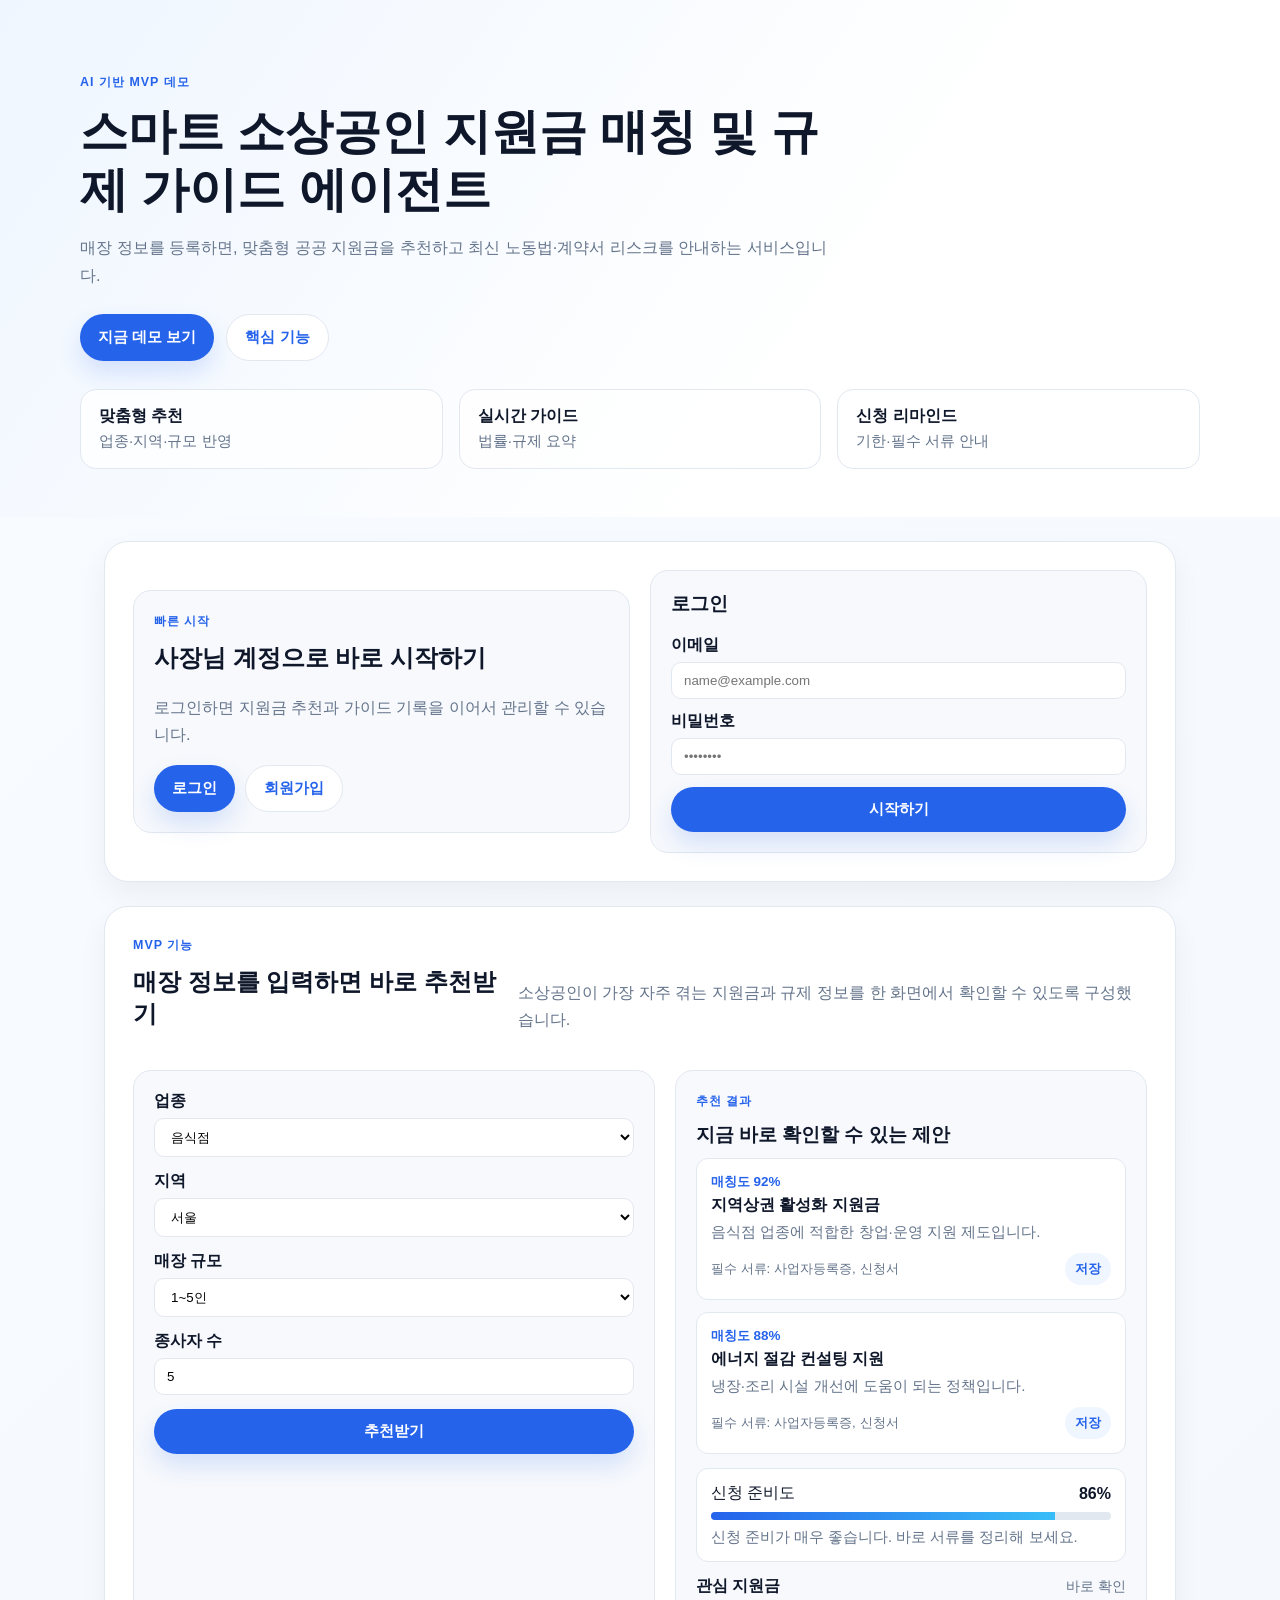
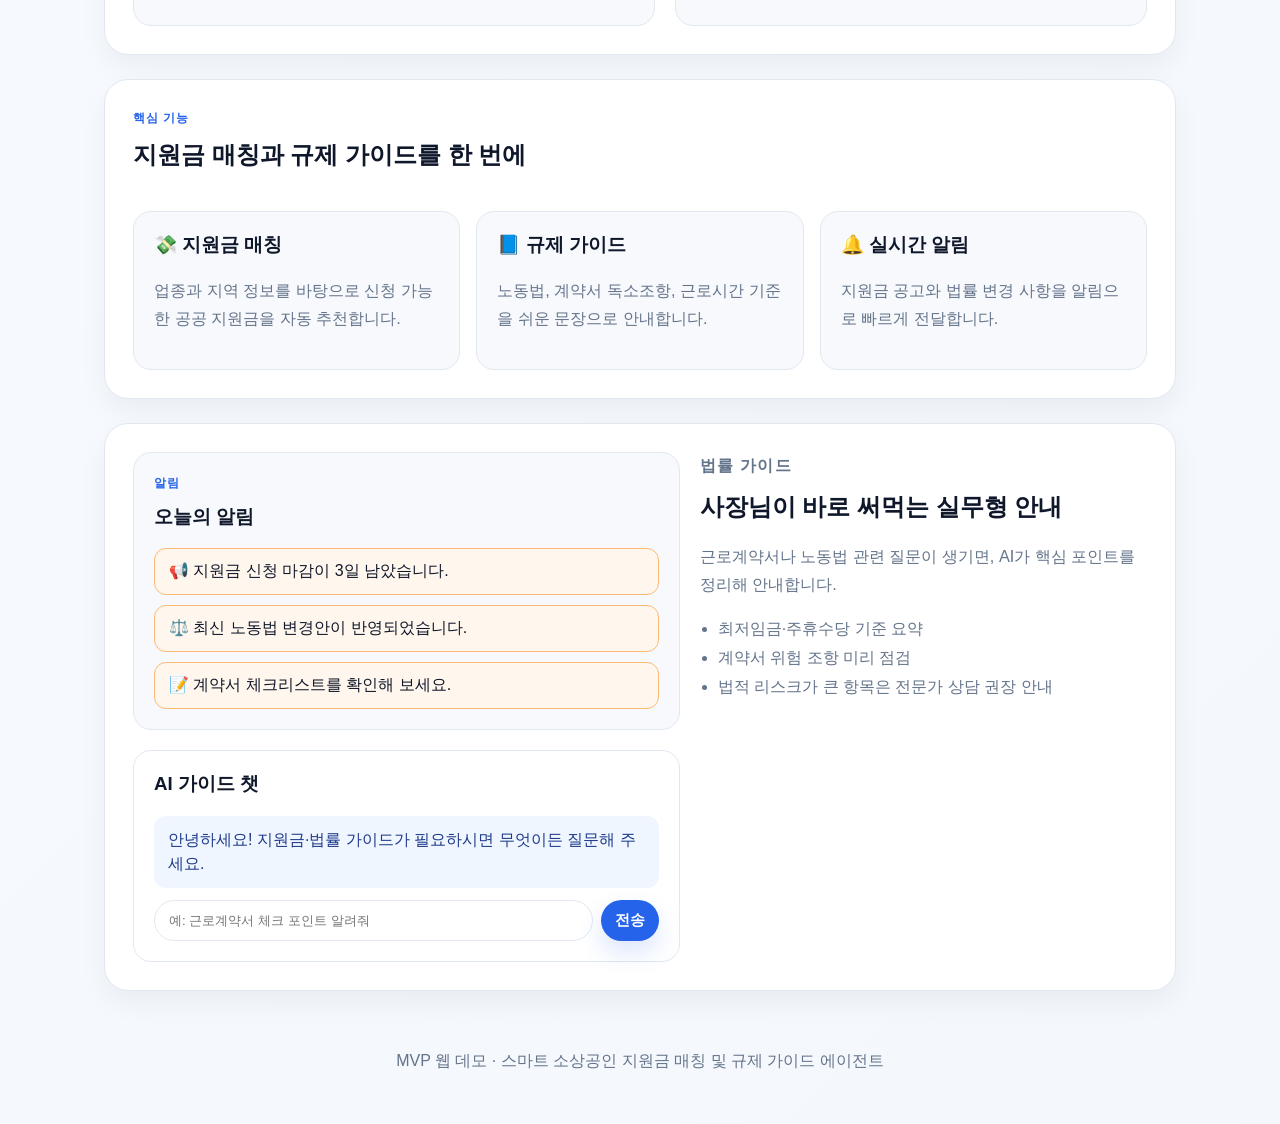
<file: index.html>
<!DOCTYPE html>
<html lang="ko">
<head>
    <meta charset="UTF-8">
    <meta name="viewport" content="width=device-width, initial-scale=1.0">
    <title>스마트 소상공인 지원금 매칭 MVP</title>
    <link rel="stylesheet" href="style.css">
</head>
<body>
    <header class="hero">
        <div class="hero-content">
            <p class="eyebrow">AI 기반 MVP 데모</p>
            <h1>스마트 소상공인 지원금 매칭 및 규제 가이드 에이전트</h1>
            <p class="hero-text">매장 정보를 등록하면, 맞춤형 공공 지원금을 추천하고 최신 노동법·계약서 리스크를 안내하는 서비스입니다.</p>
            <div class="hero-actions">
                <button class="btn btn-primary" id="scroll-demo">지금 데모 보기</button>
                <a class="btn btn-secondary" href="#features">핵심 기능</a>
            </div>
            <ul class="hero-stats">
                <li><strong>맞춤형 추천</strong><span>업종·지역·규모 반영</span></li>
                <li><strong>실시간 가이드</strong><span>법률·규제 요약</span></li>
                <li><strong>신청 리마인드</strong><span>기한·필수 서류 안내</span></li>
            </ul>
        </div>
    </header>

    <main>
        <section class="panel auth-panel">
            <div class="auth-card">
                <p class="section-label">빠른 시작</p>
                <h2>사장님 계정으로 바로 시작하기</h2>
                <p class="panel-copy">로그인하면 지원금 추천과 가이드 기록을 이어서 관리할 수 있습니다.</p>
                <div class="auth-actions">
                    <button class="btn btn-primary" id="show-login">로그인</button>
                    <button class="btn btn-secondary" id="show-signup">회원가입</button>
                </div>
            </div>
            <div class="auth-card auth-form-card" id="auth-card">
                <h3 id="auth-title">로그인</h3>
                <form id="auth-form">
                    <label>이메일
                        <input type="email" placeholder="name@example.com" required>
                    </label>
                    <label>비밀번호
                        <input type="password" placeholder="••••••••" required>
                    </label>
                    <button class="btn btn-primary full" type="submit">시작하기</button>
                </form>
            </div>
        </section>

        <section class="panel" id="demo">
            <div class="panel-heading">
                <div>
                    <p class="section-label">MVP 기능</p>
                    <h2>매장 정보를 입력하면 바로 추천받기</h2>
                </div>
                <p class="panel-copy">소상공인이 가장 자주 겪는 지원금과 규제 정보를 한 화면에서 확인할 수 있도록 구성했습니다.</p>
            </div>

            <div class="demo-grid">
                <form id="mvp-form" class="card form-card">
                    <label>
                        업종
                        <select id="industry">
                            <option value="restaurant">음식점</option>
                            <option value="beauty">미용실</option>
                            <option value="cafe">카페</option>
                            <option value="retail">소매점</option>
                        </select>
                    </label>
                    <label>
                        지역
                        <select id="region">
                            <option value="seoul">서울</option>
                            <option value="busan">부산</option>
                            <option value="daegu">대구</option>
                            <option value="incheon">인천</option>
                        </select>
                    </label>
                    <label>
                        매장 규모
                        <select id="size">
                            <option value="small">1~5인</option>
                            <option value="medium">6~10인</option>
                            <option value="large">11인 이상</option>
                        </select>
                    </label>
                    <label>
                        종사자 수
                        <input id="employees" type="number" min="1" max="50" value="5">
                    </label>
                    <button type="submit" class="btn btn-primary full">추천받기</button>
                </form>

                <div class="card result-card">
                    <div class="result-header">
                        <p class="section-label">추천 결과</p>
                        <h3>지금 바로 확인할 수 있는 제안</h3>
                    </div>
                    <div id="recommendation-list" class="recommendation-list"></div>
                    <div class="summary-panel">
                        <div class="summary-row">
                            <span>신청 준비도</span>
                            <strong id="readiness-score">0%</strong>
                        </div>
                        <div class="progress-bar">
                            <div id="readiness-fill"></div>
                        </div>
                        <p id="readiness-text" class="summary-text"></p>
                    </div>
                    <div class="saved-panel">
                        <div class="saved-header">
                            <h4>관심 지원금</h4>
                            <span>바로 확인</span>
                        </div>
                        <div id="saved-list" class="saved-list"></div>
                    </div>
                </div>
            </div>
        </section>

        <section class="panel" id="features">
            <div class="panel-heading">
                <div>
                    <p class="section-label">핵심 기능</p>
                    <h2>지원금 매칭과 규제 가이드를 한 번에</h2>
                </div>
            </div>
            <div class="feature-grid">
                <article class="card feature-card">
                    <h3>💸 지원금 매칭</h3>
                    <p>업종과 지역 정보를 바탕으로 신청 가능한 공공 지원금을 자동 추천합니다.</p>
                </article>
                <article class="card feature-card">
                    <h3>📘 규제 가이드</h3>
                    <p>노동법, 계약서 독소조항, 근로시간 기준을 쉬운 문장으로 안내합니다.</p>
                </article>
                <article class="card feature-card">
                    <h3>🔔 실시간 알림</h3>
                    <p>지원금 공고와 법률 변경 사항을 알림으로 빠르게 전달합니다.</p>
                </article>
            </div>
        </section>

        <section class="panel guide-panel">
            <div class="card">
                <p class="section-label">알림</p>
                <h3>오늘의 알림</h3>
                <div class="notification-list">
                    <div class="notification-item">📢 지원금 신청 마감이 3일 남았습니다.</div>
                    <div class="notification-item">⚖️ 최신 노동법 변경안이 반영되었습니다.</div>
                    <div class="notification-item">📝 계약서 체크리스트를 확인해 보세요.</div>
                </div>
            </div>
            <div class="guide-copy">
                <p class="section-label">법률 가이드</p>
                <h2>사장님이 바로 써먹는 실무형 안내</h2>
                <p>근로계약서나 노동법 관련 질문이 생기면, AI가 핵심 포인트를 정리해 안내합니다.</p>
                <ul class="check-list">
                    <li>최저임금·주휴수당 기준 요약</li>
                    <li>계약서 위험 조항 미리 점검</li>
                    <li>법적 리스크가 큰 항목은 전문가 상담 권장 안내</li>
                </ul>
            </div>

            <div class="card chat-card">
                <h3>AI 가이드 챗</h3>
                <div id="chat-messages" class="chat-messages">
                    <div class="chat-item bot">안녕하세요! 지원금·법률 가이드가 필요하시면 무엇이든 질문해 주세요.</div>
                </div>
                <form id="chat-form" class="chat-form">
                    <input id="chat-input" type="text" placeholder="예: 근로계약서 체크 포인트 알려줘" autocomplete="off">
                    <button type="submit" class="btn btn-primary">전송</button>
                </form>
            </div>
        </section>
    </main>

    <footer>
        <p>MVP 웹 데모 · 스마트 소상공인 지원금 매칭 및 규제 가이드 에이전트</p>
    </footer>

    <script src="script.js"></script>
</body>
</html>
</file>
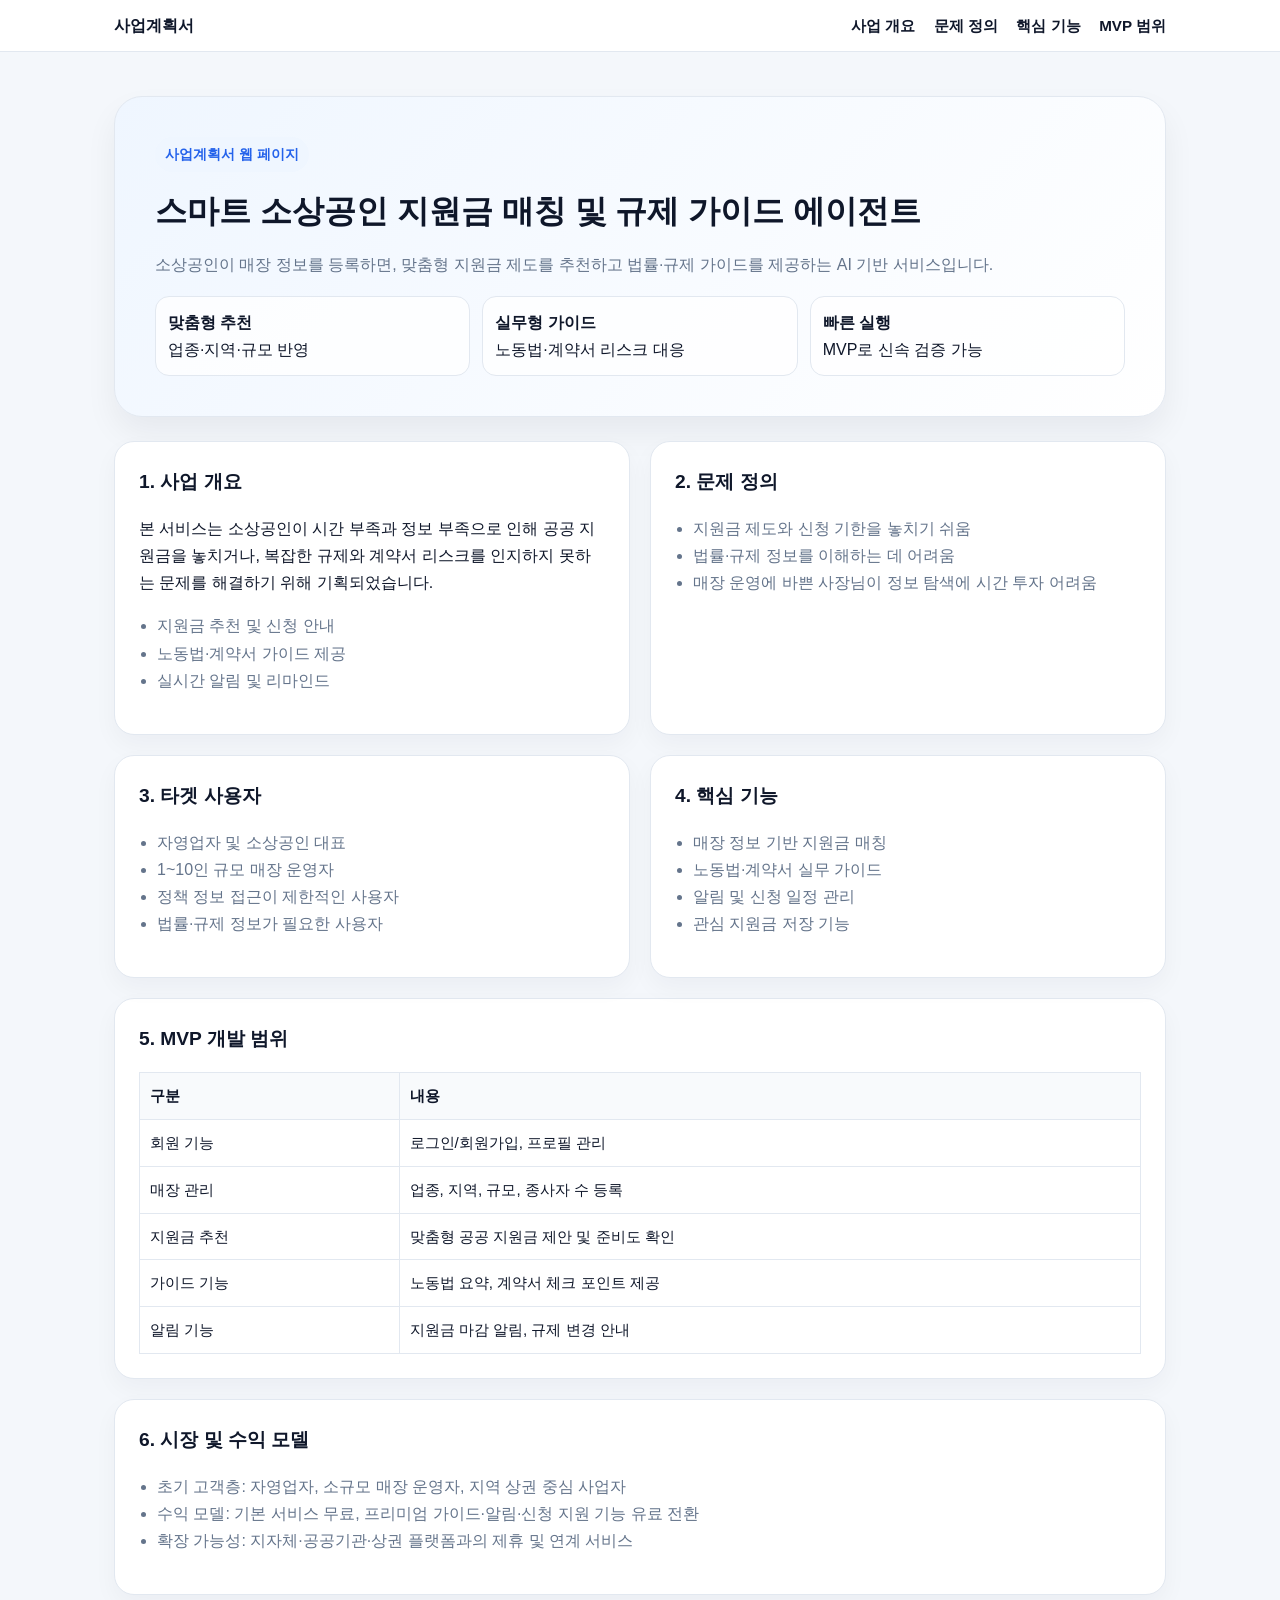
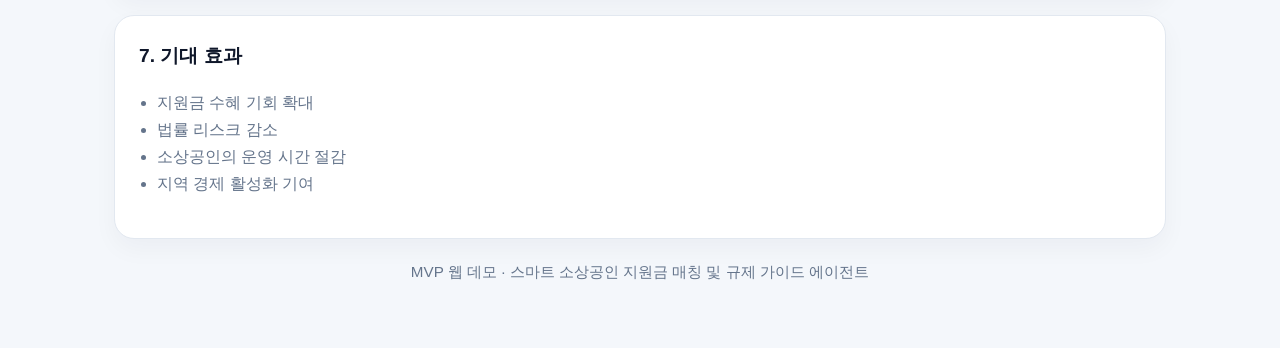
<file: business_plan_site.html>
<!DOCTYPE html>
<html lang="ko">
<head>
  <meta charset="UTF-8" />
  <meta name="viewport" content="width=device-width, initial-scale=1.0" />
  <title>사업계획서 - 스마트 소상공인 지원금 매칭 및 규제 가이드 에이전트</title>
  <style>
    :root {
      --bg: #f4f7fb;
      --surface: #ffffff;
      --accent: #2563eb;
      --accent-soft: #eff6ff;
      --text: #0f172a;
      --muted: #64748b;
      --border: #e2e8f0;
    }
    * { box-sizing: border-box; }
    html { scroll-behavior: smooth; }
    body {
      margin: 0;
      font-family: 'Malgun Gothic', 'Apple SD Gothic Neo', sans-serif;
      background: var(--bg);
      color: var(--text);
      line-height: 1.7;
    }
    .container {
      max-width: 1100px;
      margin: 0 auto;
      padding: 24px;
    }
    .topbar {
      position: sticky;
      top: 0;
      z-index: 10;
      background: rgba(255,255,255,0.95);
      backdrop-filter: blur(8px);
      border-bottom: 1px solid var(--border);
      margin-bottom: 20px;
    }
    .topbar-inner {
      max-width: 1100px;
      margin: 0 auto;
      padding: 12px 24px;
      display: flex;
      justify-content: space-between;
      align-items: center;
      gap: 12px;
      flex-wrap: wrap;
    }
    .topbar a {
      color: var(--text);
      text-decoration: none;
      margin-left: 14px;
      font-weight: 600;
      font-size: 0.95rem;
    }
    .hero {
      background: linear-gradient(135deg, var(--accent-soft), #ffffff);
      border: 1px solid var(--border);
      border-radius: 28px;
      padding: 40px;
      margin-bottom: 24px;
      box-shadow: 0 16px 32px rgba(15,23,42,0.06);
    }
    .hero h1 { font-size: 2rem; margin: 0 0 12px; }
    .hero p { color: var(--muted); margin: 0; }
    .hero-stats {
      display: grid;
      grid-template-columns: repeat(3, 1fr);
      gap: 12px;
      margin-top: 18px;
    }
    .hero-stats div {
      background: rgba(255,255,255,0.8);
      border: 1px solid var(--border);
      border-radius: 14px;
      padding: 12px;
    }
    .grid { display: grid; grid-template-columns: 1fr 1fr; gap: 20px; }
    .card {
      background: var(--surface);
      border: 1px solid var(--border);
      border-radius: 20px;
      padding: 24px;
      box-shadow: 0 10px 24px rgba(15,23,42,0.04);
    }
    .card h2 { margin-top: 0; font-size: 1.2rem; }
    .card ul { padding-left: 18px; color: var(--muted); }
    .pill {
      display: inline-block;
      background: var(--accent-soft);
      color: var(--accent);
      padding: 6px 10px;
      border-radius: 999px;
      font-size: 0.85rem;
      font-weight: 700;
      margin-bottom: 12px;
    }
    table {
      width: 100%;
      border-collapse: collapse;
      margin-top: 10px;
      font-size: 0.95rem;
    }
    th, td {
      border: 1px solid var(--border);
      padding: 10px;
      text-align: left;
      vertical-align: top;
    }
    th { background: #f8fafc; }
    .footer {
      text-align: center;
      color: var(--muted);
      padding: 20px 0 40px;
      font-size: 0.95rem;
    }
    @media (max-width: 800px) {
      .grid { grid-template-columns: 1fr; }
      .hero { padding: 24px; }
      .hero-stats { grid-template-columns: 1fr; }
    }
  </style>
</head>
<body>
  <div class="topbar">
    <div class="topbar-inner">
      <strong>사업계획서</strong>
      <nav>
        <a href="#overview">사업 개요</a>
        <a href="#problem">문제 정의</a>
        <a href="#features">핵심 기능</a>
        <a href="#mvp">MVP 범위</a>
      </nav>
    </div>
  </div>

  <div class="container">
    <section class="hero">
      <div class="pill">사업계획서 웹 페이지</div>
      <h1>스마트 소상공인 지원금 매칭 및 규제 가이드 에이전트</h1>
      <p>소상공인이 매장 정보를 등록하면, 맞춤형 지원금 제도를 추천하고 법률·규제 가이드를 제공하는 AI 기반 서비스입니다.</p>
      <div class="hero-stats">
        <div><strong>맞춤형 추천</strong><br/>업종·지역·규모 반영</div>
        <div><strong>실무형 가이드</strong><br/>노동법·계약서 리스크 대응</div>
        <div><strong>빠른 실행</strong><br/>MVP로 신속 검증 가능</div>
      </div>
    </section>

    <div class="grid">
      <section class="card" id="overview">
        <h2>1. 사업 개요</h2>
        <p>본 서비스는 소상공인이 시간 부족과 정보 부족으로 인해 공공 지원금을 놓치거나, 복잡한 규제와 계약서 리스크를 인지하지 못하는 문제를 해결하기 위해 기획되었습니다.</p>
        <ul>
          <li>지원금 추천 및 신청 안내</li>
          <li>노동법·계약서 가이드 제공</li>
          <li>실시간 알림 및 리마인드</li>
        </ul>
      </section>

      <section class="card" id="problem">
        <h2>2. 문제 정의</h2>
        <ul>
          <li>지원금 제도와 신청 기한을 놓치기 쉬움</li>
          <li>법률·규제 정보를 이해하는 데 어려움</li>
          <li>매장 운영에 바쁜 사장님이 정보 탐색에 시간 투자 어려움</li>
        </ul>
      </section>

      <section class="card">
        <h2>3. 타겟 사용자</h2>
        <ul>
          <li>자영업자 및 소상공인 대표</li>
          <li>1~10인 규모 매장 운영자</li>
          <li>정책 정보 접근이 제한적인 사용자</li>
          <li>법률·규제 정보가 필요한 사용자</li>
        </ul>
      </section>

      <section class="card" id="features">
        <h2>4. 핵심 기능</h2>
        <ul>
          <li>매장 정보 기반 지원금 매칭</li>
          <li>노동법·계약서 실무 가이드</li>
          <li>알림 및 신청 일정 관리</li>
          <li>관심 지원금 저장 기능</li>
        </ul>
      </section>
    </div>

    <section class="card" id="mvp" style="margin-top: 20px;">
      <h2>5. MVP 개발 범위</h2>
      <table>
        <thead>
          <tr>
            <th>구분</th>
            <th>내용</th>
          </tr>
        </thead>
        <tbody>
          <tr>
            <td>회원 기능</td>
            <td>로그인/회원가입, 프로필 관리</td>
          </tr>
          <tr>
            <td>매장 관리</td>
            <td>업종, 지역, 규모, 종사자 수 등록</td>
          </tr>
          <tr>
            <td>지원금 추천</td>
            <td>맞춤형 공공 지원금 제안 및 준비도 확인</td>
          </tr>
          <tr>
            <td>가이드 기능</td>
            <td>노동법 요약, 계약서 체크 포인트 제공</td>
          </tr>
          <tr>
            <td>알림 기능</td>
            <td>지원금 마감 알림, 규제 변경 안내</td>
          </tr>
        </tbody>
      </table>
    </section>

    <section class="card" style="margin-top: 20px;">
      <h2>6. 시장 및 수익 모델</h2>
      <ul>
        <li>초기 고객층: 자영업자, 소규모 매장 운영자, 지역 상권 중심 사업자</li>
        <li>수익 모델: 기본 서비스 무료, 프리미엄 가이드·알림·신청 지원 기능 유료 전환</li>
        <li>확장 가능성: 지자체·공공기관·상권 플랫폼과의 제휴 및 연계 서비스</li>
      </ul>
    </section>

    <section class="card" style="margin-top: 20px;">
      <h2>7. 기대 효과</h2>
      <ul>
        <li>지원금 수혜 기회 확대</li>
        <li>법률 리스크 감소</li>
        <li>소상공인의 운영 시간 절감</li>
        <li>지역 경제 활성화 기여</li>
      </ul>
    </section>

    <div class="footer">
      MVP 웹 데모 · 스마트 소상공인 지원금 매칭 및 규제 가이드 에이전트
    </div>
  </div>
</body>
</html>
</file>
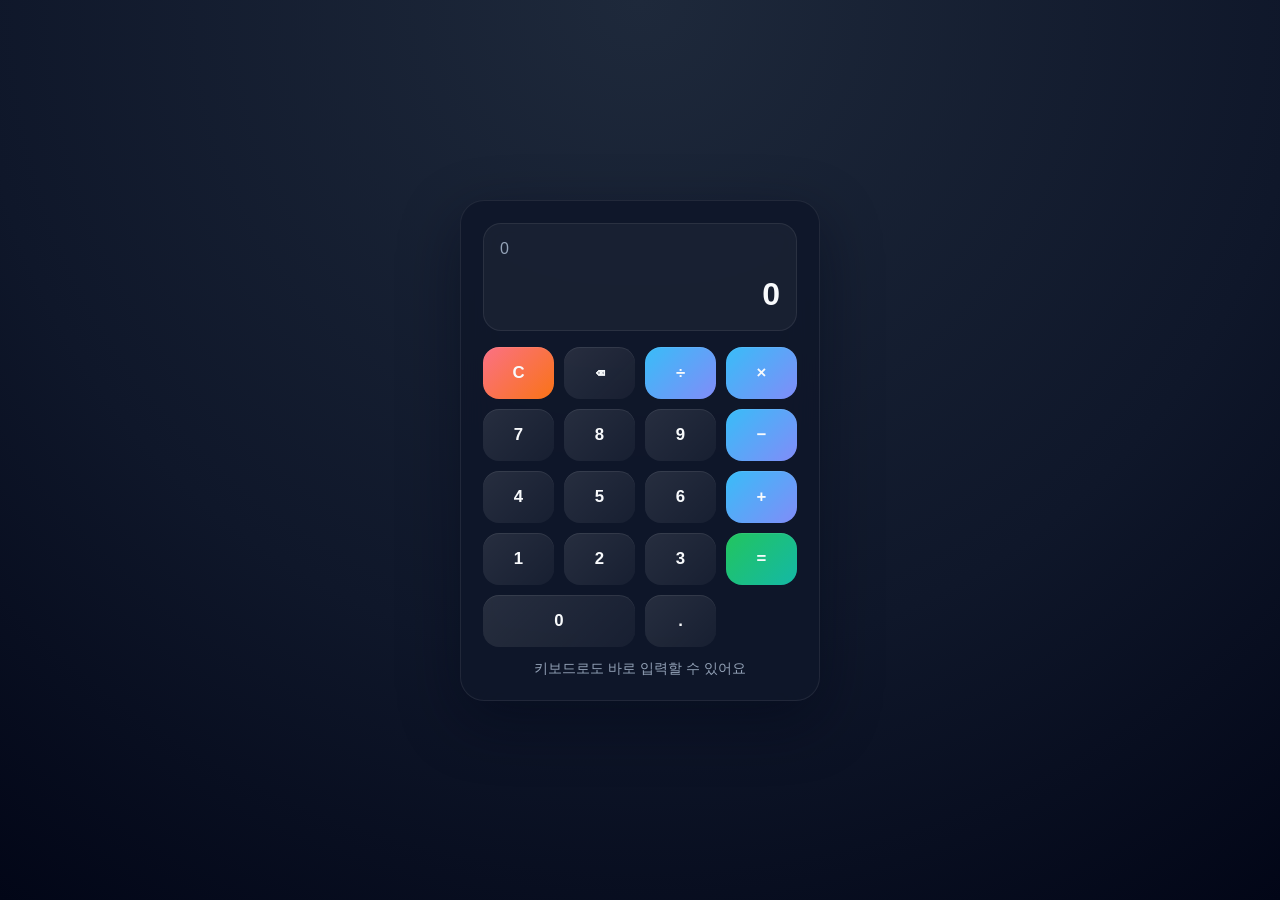
<file: calculator.html>
<!DOCTYPE html>
<html lang="ko">
  <head>
    <meta charset="UTF-8" />
    <meta name="viewport" content="width=device-width, initial-scale=1.0" />
    <title>Mini Calculator</title>
    <style>
      :root {
        color-scheme: dark;
        --bg: #0f172a;
        --panel: rgba(15, 23, 42, 0.9);
        --panel-border: rgba(255, 255, 255, 0.08);
        --text: #f8fafc;
        --muted: #94a3b8;
        --accent: #38bdf8;
        --accent-2: #818cf8;
        --danger: #fb7185;
      }

      * { box-sizing: border-box; }

      body {
        margin: 0;
        min-height: 100vh;
        display: grid;
        place-items: center;
        font-family: Inter, "Segoe UI", Roboto, sans-serif;
        background: radial-gradient(circle at top, #1e293b 0%, var(--bg) 60%, #020617 100%);
        color: var(--text);
        padding: 24px;
      }

      .calculator {
        width: min(92vw, 360px);
        background: var(--panel);
        border: 1px solid var(--panel-border);
        border-radius: 24px;
        padding: 22px;
        box-shadow: 0 20px 60px rgba(2, 6, 23, 0.45);
        backdrop-filter: blur(16px);
      }

      .display {
        background: rgba(255,255,255,0.04);
        border: 1px solid rgba(255,255,255,0.08);
        border-radius: 18px;
        padding: 16px;
        margin-bottom: 16px;
      }

      .expression {
        min-height: 28px;
        font-size: 1rem;
        color: var(--muted);
        margin-bottom: 8px;
        word-break: break-all;
      }

      .result {
        font-size: 2rem;
        font-weight: 700;
        text-align: right;
        min-height: 38px;
        overflow-x: auto;
        white-space: nowrap;
      }

      .buttons {
        display: grid;
        grid-template-columns: repeat(4, 1fr);
        gap: 10px;
      }

      button {
        border: none;
        border-radius: 16px;
        padding: 16px 0;
        font-size: 1.05rem;
        font-weight: 600;
        cursor: pointer;
        color: var(--text);
        background: linear-gradient(135deg, rgba(255,255,255,0.1), rgba(255,255,255,0.04));
        box-shadow: inset 0 1px 0 rgba(255,255,255,0.08);
        transition: transform 0.15s ease, background 0.15s ease;
      }

      button:hover { transform: translateY(-1px); }
      button:active { transform: scale(0.98); }

      .operator { background: linear-gradient(135deg, var(--accent), var(--accent-2)); }
      .equals { background: linear-gradient(135deg, #22c55e, #14b8a6); }
      .clear { background: linear-gradient(135deg, var(--danger), #f97316); }
      .zero { grid-column: span 2; }

      .hint {
        margin-top: 12px;
        text-align: center;
        color: var(--muted);
        font-size: 0.9rem;
      }

      @media (max-width: 480px) {
        .calculator { padding: 18px; }
        .result { font-size: 1.7rem; }
        button { padding: 14px 0; }
      }
    </style>
  </head>
  <body>
    <main class="calculator" aria-label="미니 계산기">
      <section class="display" aria-live="polite">
        <div class="expression" id="expression">0</div>
        <div class="result" id="result">0</div>
      </section>

      <section class="buttons" aria-label="계산기 버튼">
        <button class="clear" data-action="clear">C</button>
        <button data-action="delete">⌫</button>
        <button class="operator" data-value="/">÷</button>
        <button class="operator" data-value="*">×</button>

        <button data-value="7">7</button>
        <button data-value="8">8</button>
        <button data-value="9">9</button>
        <button class="operator" data-value="-">−</button>

        <button data-value="4">4</button>
        <button data-value="5">5</button>
        <button data-value="6">6</button>
        <button class="operator" data-value="+">+</button>

        <button data-value="1">1</button>
        <button data-value="2">2</button>
        <button data-value="3">3</button>
        <button class="equals" data-action="equals">=</button>

        <button class="zero" data-value="0">0</button>
        <button data-value=".">.</button>
      </section>

      <div class="hint">키보드로도 바로 입력할 수 있어요</div>
    </main>

    <script>
      const expressionEl = document.getElementById('expression');
      const resultEl = document.getElementById('result');
      let expression = '';
      let lastResult = '0';

      function updateDisplay() {
        expressionEl.textContent = expression || '0';
        resultEl.textContent = lastResult;
      }

      function appendValue(value) {
        if (expression === '0' && value !== '.') {
          expression = value;
        } else {
          expression += value;
        }
        lastResult = '0';
        updateDisplay();
      }

      function clearAll() {
        expression = '';
        lastResult = '0';
        updateDisplay();
      }

      function deleteLast() {
        expression = expression.slice(0, -1);
        if (!expression) {
          expression = '';
          lastResult = '0';
        }
        updateDisplay();
      }

      function evaluateExpression() {
        const safeExpression = expression.replace(/[^0-9.+\-*/() ]/g, '');
        if (!safeExpression) {
          lastResult = '0';
          updateDisplay();
          return;
        }

        try {
          const result = Function(`"use strict"; return (${safeExpression})`)();
          if (!Number.isFinite(result)) {
            throw new Error('Invalid');
          }
          lastResult = Number.isInteger(result) ? String(result) : result.toFixed(10).replace(/\.0+$|(?<=\d)0+$/g, '');
          expression = lastResult;
        } catch (error) {
          lastResult = '오류';
          expression = '';
        }
        updateDisplay();
      }

      document.querySelectorAll('button').forEach((button) => {
        button.addEventListener('click', () => {
          const { value, action } = button.dataset;

          if (action === 'clear') {
            clearAll();
            return;
          }

          if (action === 'delete') {
            deleteLast();
            return;
          }

          if (action === 'equals') {
            evaluateExpression();
            return;
          }

          if (value) {
            appendValue(value);
          }
        });
      });

      document.addEventListener('keydown', (event) => {
        const key = event.key;

        if (/^[0-9.]$/.test(key)) {
          appendValue(key);
          return;
        }

        if (['+', '-', '*', '/', '(', ')'].includes(key)) {
          appendValue(key);
          return;
        }

        if (key === 'Enter' || key === '=') {
          evaluateExpression();
          return;
        }

        if (key === 'Backspace') {
          deleteLast();
          return;
        }

        if (key.toLowerCase() === 'c') {
          clearAll();
        }
      });

      updateDisplay();
    </script>
  </body>
</html>
</file>
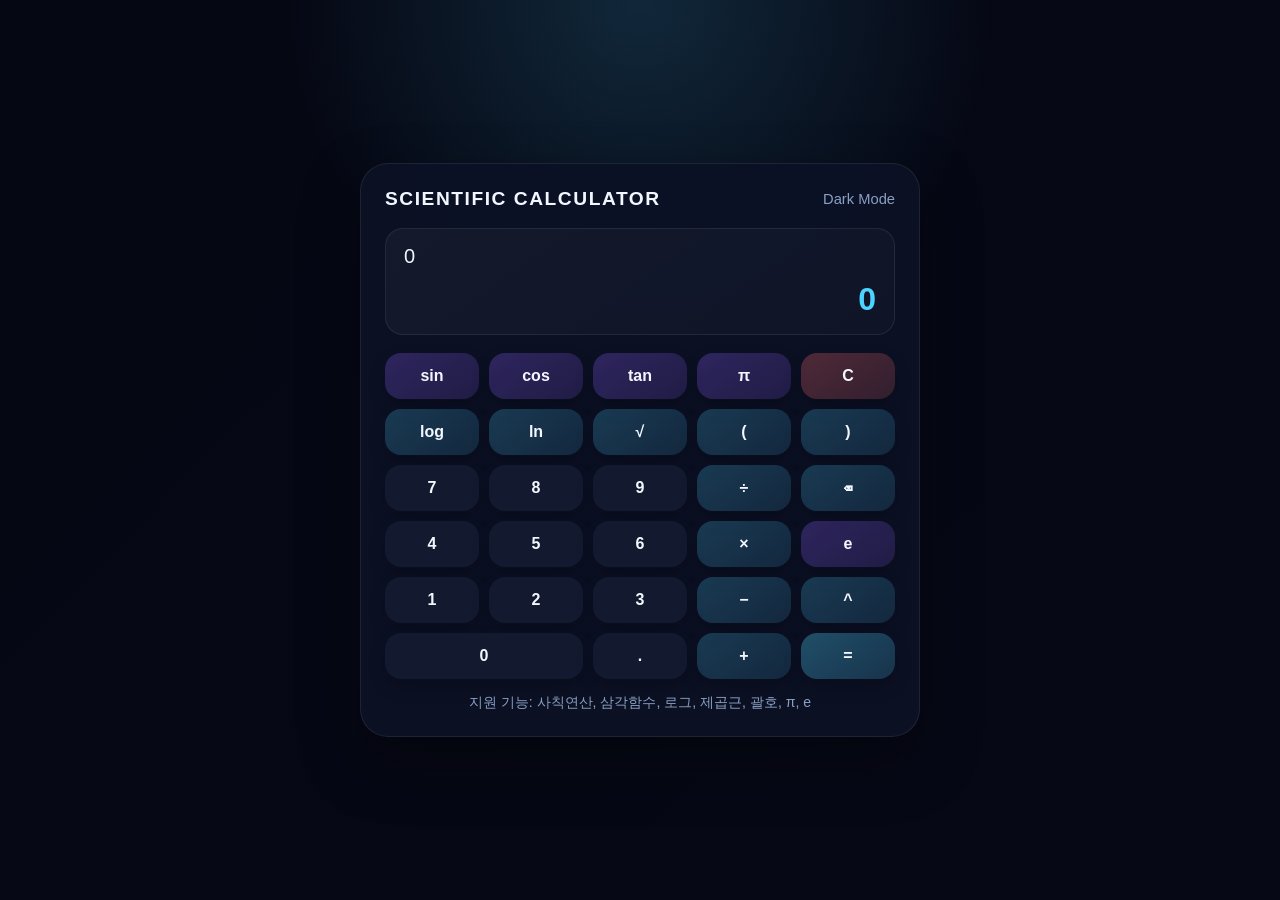
<file: scientific calculator.html>
<!DOCTYPE html>
<html lang="ko">
  <head>
    <meta charset="UTF-8" />
    <meta name="viewport" content="width=device-width, initial-scale=1.0" />
    <title>Scientific Calculator</title>
    <style>
      :root {
        color-scheme: dark;
        --bg: #060816;
        --panel: rgba(13, 18, 37, 0.92);
        --panel-2: rgba(20, 27, 49, 0.95);
        --text: #f2f7ff;
        --muted: #89a0c4;
        --accent: #4dd3ff;
        --accent-2: #8b5cf6;
        --danger: #ff6b6b;
        --shadow: 0 24px 60px rgba(0, 0, 0, 0.35);
      }

      * {
        box-sizing: border-box;
      }

      body {
        margin: 0;
        min-height: 100vh;
        display: grid;
        place-items: center;
        font-family: Inter, "Segoe UI", Roboto, Arial, sans-serif;
        background:
          radial-gradient(circle at top, rgba(77, 211, 255, 0.16), transparent 32%),
          linear-gradient(135deg, #050713 0%, var(--bg) 100%);
        color: var(--text);
        padding: 24px;
      }

      .calculator {
        width: min(100%, 560px);
        background: var(--panel);
        border: 1px solid rgba(255, 255, 255, 0.08);
        border-radius: 28px;
        box-shadow: var(--shadow);
        padding: 24px;
        backdrop-filter: blur(20px);
      }

      .brand {
        display: flex;
        justify-content: space-between;
        align-items: center;
        margin-bottom: 18px;
      }

      .brand h1 {
        font-size: 1.2rem;
        font-weight: 700;
        margin: 0;
        letter-spacing: 0.08em;
        text-transform: uppercase;
      }

      .brand span {
        color: var(--muted);
        font-size: 0.92rem;
      }

      .display {
        background: linear-gradient(145deg, rgba(255,255,255,0.04), rgba(255,255,255,0.02));
        border: 1px solid rgba(255,255,255,0.08);
        color: var(--text);
        border-radius: 18px;
        min-height: 92px;
        padding: 16px 18px;
        display: flex;
        flex-direction: column;
        justify-content: flex-end;
        gap: 6px;
        margin-bottom: 18px;
        overflow: hidden;
      }

      .display .expression {
        font-size: 1.25rem;
        color: var(--text);
        word-break: break-all;
        min-height: 30px;
      }

      .display .result {
        font-size: 2rem;
        font-weight: 700;
        color: var(--accent);
        text-align: right;
        word-break: break-all;
      }

      .buttons {
        display: grid;
        grid-template-columns: repeat(5, minmax(0, 1fr));
        gap: 10px;
      }

      button {
        border: none;
        border-radius: 16px;
        padding: 14px 10px;
        font-size: 1rem;
        font-weight: 600;
        cursor: pointer;
        transition: transform 0.15s ease, box-shadow 0.15s ease, background 0.2s ease;
        box-shadow: 0 8px 18px rgba(0, 0, 0, 0.18);
        color: var(--text);
        background: var(--panel-2);
      }

      button:hover {
        transform: translateY(-2px);
      }

      button:active {
        transform: translateY(0);
      }

      .operator {
        background: linear-gradient(145deg, rgba(77, 211, 255, 0.22), rgba(77, 211, 255, 0.12));
      }

      .accent {
        background: linear-gradient(145deg, rgba(139, 92, 246, 0.28), rgba(139, 92, 246, 0.16));
      }

      .danger {
        background: linear-gradient(145deg, rgba(255, 107, 107, 0.28), rgba(255, 107, 107, 0.16));
      }

      .equals {
        background: linear-gradient(145deg, rgba(76, 201, 240, 0.34), rgba(77, 211, 255, 0.18));
      }

      .pill {
        grid-column: span 2;
      }

      .note {
        margin-top: 14px;
        color: var(--muted);
        font-size: 0.88rem;
        text-align: center;
      }

      @media (max-width: 640px) {
        .calculator {
          padding: 18px;
        }

        .buttons {
          gap: 8px;
        }

        button {
          padding: 12px 8px;
          font-size: 0.95rem;
        }
      }
    </style>
  </head>
  <body>
    <main class="calculator" aria-label="Scientific calculator">
      <div class="brand">
        <h1>Scientific Calculator</h1>
        <span>Dark Mode</span>
      </div>

      <section class="display" aria-live="polite">
        <div class="expression" id="expression">0</div>
        <div class="result" id="result">0</div>
      </section>

      <section class="buttons" aria-label="Calculator buttons">
        <button class="accent" data-value="sin(">sin</button>
        <button class="accent" data-value="cos(">cos</button>
        <button class="accent" data-value="tan(">tan</button>
        <button class="accent" data-value="π">π</button>
        <button class="danger" id="clear">C</button>

        <button class="operator" data-value="log(">log</button>
        <button class="operator" data-value="ln(">ln</button>
        <button class="operator" data-value="√(">√</button>
        <button class="operator" data-value="(">(</button>
        <button class="operator" data-value=")">)</button>

        <button data-value="7">7</button>
        <button data-value="8">8</button>
        <button data-value="9">9</button>
        <button class="operator" data-value="/">÷</button>
        <button class="operator" data-value="Backspace">⌫</button>

        <button data-value="4">4</button>
        <button data-value="5">5</button>
        <button data-value="6">6</button>
        <button class="operator" data-value="*">×</button>
        <button class="accent" data-value="e">e</button>

        <button data-value="1">1</button>
        <button data-value="2">2</button>
        <button data-value="3">3</button>
        <button class="operator" data-value="-">−</button>
        <button class="operator" data-value="^">^</button>

        <button class="pill" data-value="0">0</button>
        <button data-value=".">.</button>
        <button class="operator" data-value="+">+</button>
        <button class="equals" id="equals">=</button>
      </section>

      <div class="note">지원 기능: 사칙연산, 삼각함수, 로그, 제곱근, 괄호, π, e</div>
    </main>

    <script>
      const expressionEl = document.getElementById('expression');
      const resultEl = document.getElementById('result');
      const clearBtn = document.getElementById('clear');
      const equalsBtn = document.getElementById('equals');
      const buttons = document.querySelectorAll('button[data-value]');

      let expression = '';
      let lastResult = '0';

      function updateDisplay() {
        expressionEl.textContent = expression || '0';
        resultEl.textContent = lastResult;
      }

      function appendValue(value) {
        if (expression === 'Error') {
          expression = '';
        }
        if (expression === '0' && value !== '.' && !['+', '-', '*', '/', '(', ')', 'π', 'e', 'sin(', 'cos(', 'tan(', 'log(', 'ln(', '√('].includes(value)) {
          expression = '';
        }

        if (value === 'Backspace') {
          expression = expression.slice(0, -1);
        } else if (value === 'π') {
          expression += 'π';
        } else if (value === 'e') {
          expression += 'e';
        } else if (value === '√(') {
          expression += '√('; 
        } else {
          expression += value;
        }

        if (!expression) {
          expression = '0';
        }
        updateDisplay();
      }

      function clearAll() {
        expression = '';
        lastResult = '0';
        updateDisplay();
      }

      function evaluateExpression() {
        const trimmed = expression.trim();
        if (!trimmed || trimmed === '0') {
          lastResult = '0';
          updateDisplay();
          return;
        }

        const converted = trimmed
          .replace(/×/g, '*')
          .replace(/÷/g, '/')
          .replace(/\^/g, '**')
          .replace(/π/g, 'Math.PI')
          .replace(/e/g, 'Math.E')
          .replace(/√\(/g, 'Math.sqrt(')
          .replace(/sin\(/g, 'Math.sin(')
          .replace(/cos\(/g, 'Math.cos(')
          .replace(/tan\(/g, 'Math.tan(')
          .replace(/log\(/g, 'Math.log10(')
          .replace(/ln\(/g, 'Math.log(');

        try {
          const result = Function(`"use strict"; return (${converted});`)();
          if (!Number.isFinite(result)) {
            throw new Error('Invalid result');
          }
          const rounded = Math.abs(result) < 1e-12 ? 0 : Number(result.toFixed(12));
          expression = trimmed;
          lastResult = String(rounded);
          updateDisplay();
        } catch (error) {
          expression = 'Error';
          lastResult = 'Invalid expression';
          updateDisplay();
        }
      }

      buttons.forEach((button) => {
        button.addEventListener('click', () => {
          const value = button.getAttribute('data-value');
          if (value === 'Backspace') {
            appendValue('Backspace');
          } else {
            appendValue(value);
          }
        });
      });

      clearBtn.addEventListener('click', clearAll);
      equalsBtn.addEventListener('click', evaluateExpression);

      document.addEventListener('keydown', (event) => {
        const key = event.key;
        const map = {
          Enter: '=',
          '=': '=',
          Backspace: 'Backspace',
          '*': '*',
          '/': '/',
          '+': '+',
          '-': '-',
          '(': '(',
          ')': ')',
          '.': '.',
          p: 'π',
          P: 'π',
          e: 'e',
          E: 'e',
        };

        if (key === 'Enter' || key === '=') {
          event.preventDefault();
          evaluateExpression();
          return;
        }

        if (key === 'Backspace') {
          event.preventDefault();
          appendValue('Backspace');
          return;
        }

        if (/^[0-9]$/.test(key)) {
          appendValue(key);
          return;
        }

        if (map[key]) {
          appendValue(map[key]);
          return;
        }

        if (key === 's') {
          appendValue('sin(');
          return;
        }
        if (key === 'c') {
          appendValue('cos(');
          return;
        }
        if (key === 't') {
          appendValue('tan(');
          return;
        }
        if (key === 'l') {
          appendValue('log(');
          return;
        }
        if (key === 'n') {
          appendValue('ln(');
          return;
        }
        if (key === 'r') {
          appendValue('√(');
          return;
        }
      });

      updateDisplay();
    </script>
  </body>
</html>
</file>
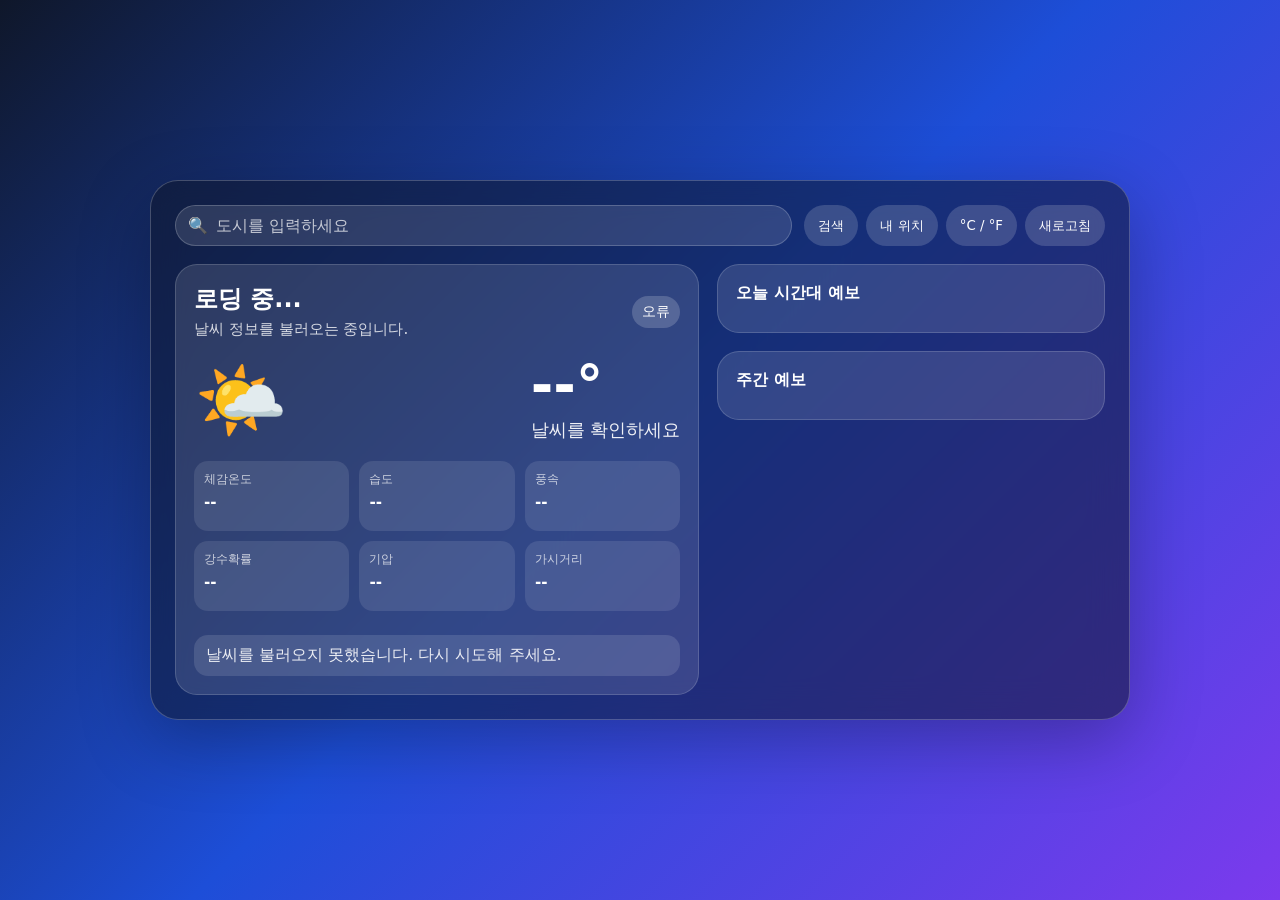
<file: weather-demo.html>
<!DOCTYPE html>
<html lang="ko">
<head>
    <meta charset="UTF-8">
    <meta name="viewport" content="width=device-width, initial-scale=1.0">
    <title>Modern Weather Dashboard</title>
    <style>
        :root {
            color-scheme: dark;
        }

        * {
            margin: 0;
            padding: 0;
            box-sizing: border-box;
            font-family: 'Pretendard', -apple-system, BlinkMacSystemFont, system-ui, Roboto, sans-serif;
        }

        body {
            min-height: 100vh;
            display: flex;
            justify-content: center;
            align-items: center;
            padding: 20px;
            color: #fff;
            background: linear-gradient(135deg, #0f172a 0%, #1d4ed8 50%, #7c3aed 100%);
            transition: background 0.5s ease;
        }

        body.sunny {
            background: linear-gradient(135deg, #f59e0b 0%, #fb923c 45%, #38bdf8 100%);
        }

        body.cloudy {
            background: linear-gradient(135deg, #334155 0%, #64748b 55%, #94a3b8 100%);
        }

        body.rainy {
            background: linear-gradient(135deg, #1e3a8a 0%, #2563eb 40%, #38bdf8 100%);
        }

        body.snowy {
            background: linear-gradient(135deg, #1f2937 0%, #475569 45%, #bfdbfe 100%);
        }

        .dashboard {
            width: min(100%, 980px);
            background: rgba(15, 23, 42, 0.55);
            backdrop-filter: blur(18px);
            -webkit-backdrop-filter: blur(18px);
            border: 1px solid rgba(255, 255, 255, 0.22);
            border-radius: 28px;
            padding: 24px;
            box-shadow: 0 20px 70px rgba(0, 0, 0, 0.28);
        }

        .top-bar {
            display: flex;
            flex-wrap: wrap;
            justify-content: space-between;
            gap: 12px;
            margin-bottom: 18px;
        }

        .search-box {
            display: flex;
            align-items: center;
            gap: 8px;
            background: rgba(255, 255, 255, 0.12);
            border: 1px solid rgba(255, 255, 255, 0.2);
            border-radius: 999px;
            padding: 10px 12px;
            flex: 1;
            min-width: 260px;
        }

        .search-box input {
            border: none;
            outline: none;
            background: transparent;
            color: #fff;
            font-size: 1rem;
            width: 100%;
        }

        .search-box input::placeholder {
            color: rgba(255, 255, 255, 0.72);
        }

        .buttons {
            display: flex;
            gap: 8px;
            flex-wrap: wrap;
        }

        button {
            border: none;
            border-radius: 999px;
            padding: 10px 14px;
            color: #fff;
            background: rgba(255, 255, 255, 0.16);
            cursor: pointer;
            transition: transform 0.2s ease, background 0.2s ease;
        }

        button:hover {
            transform: translateY(-1px);
            background: rgba(255, 255, 255, 0.24);
        }

        .main-grid {
            display: grid;
            grid-template-columns: 1.15fr 0.85fr;
            gap: 18px;
        }

        .card {
            background: rgba(255, 255, 255, 0.12);
            border: 1px solid rgba(255, 255, 255, 0.16);
            border-radius: 22px;
            padding: 18px;
        }

        .current-card {
            display: flex;
            flex-direction: column;
            gap: 16px;
        }

        .current-header {
            display: flex;
            justify-content: space-between;
            align-items: center;
            gap: 10px;
        }

        .location h2 {
            font-size: 1.5rem;
            margin-bottom: 4px;
        }

        .location p {
            color: rgba(255, 255, 255, 0.8);
            font-size: 0.95rem;
        }

        .badge {
            padding: 7px 10px;
            background: rgba(255, 255, 255, 0.18);
            border-radius: 999px;
            font-size: 0.85rem;
        }

        .current-main {
            display: flex;
            justify-content: space-between;
            align-items: center;
            gap: 16px;
            flex-wrap: wrap;
        }

        .weather-icon {
            font-size: 4.7rem;
            animation: float 3s ease-in-out infinite;
        }

        .temp-block {
            display: flex;
            flex-direction: column;
            gap: 4px;
        }

        .temp {
            font-size: 3.4rem;
            font-weight: 800;
            line-height: 1;
        }

        .condition {
            font-size: 1.1rem;
            color: rgba(255, 255, 255, 0.92);
        }

        .details-grid {
            display: grid;
            grid-template-columns: repeat(3, minmax(0, 1fr));
            gap: 10px;
        }

        .detail-item {
            background: rgba(255, 255, 255, 0.1);
            border-radius: 14px;
            padding: 10px;
            min-height: 70px;
        }

        .detail-item span {
            display: block;
            font-size: 0.76rem;
            opacity: 0.72;
            margin-bottom: 5px;
        }

        .detail-item p {
            font-size: 0.95rem;
            font-weight: 700;
        }

        .side-stack {
            display: flex;
            flex-direction: column;
            gap: 18px;
        }

        .section-title {
            font-size: 1rem;
            margin-bottom: 10px;
            font-weight: 700;
        }

        .hourly-list, .daily-list {
            display: flex;
            flex-direction: column;
            gap: 8px;
        }

        .forecast-item {
            display: flex;
            justify-content: space-between;
            align-items: center;
            padding: 8px 0;
            border-bottom: 1px solid rgba(255, 255, 255, 0.12);
        }

        .forecast-item:last-child {
            border-bottom: none;
        }

        .forecast-item strong {
            font-size: 0.95rem;
        }

        .status {
            padding: 10px 12px;
            background: rgba(255, 255, 255, 0.12);
            border-radius: 14px;
            margin-top: 8px;
            color: rgba(255, 255, 255, 0.88);
        }

        .muted {
            font-size: 0.9rem;
            color: rgba(255, 255, 255, 0.74);
        }

        @keyframes float {
            0%, 100% { transform: translateY(0); }
            50% { transform: translateY(-8px); }
        }

        @media (max-width: 780px) {
            .main-grid {
                grid-template-columns: 1fr;
            }

            .details-grid {
                grid-template-columns: repeat(2, minmax(0, 1fr));
            }
        }

        @media (max-width: 480px) {
            .dashboard {
                padding: 16px;
            }

            .details-grid {
                grid-template-columns: 1fr;
            }

            .temp {
                font-size: 2.8rem;
            }
        }
    </style>
</head>
<body>
    <div class="dashboard">
        <div class="top-bar">
            <div class="search-box">
                <span>🔍</span>
                <input id="cityInput" type="text" placeholder="도시를 입력하세요" />
            </div>
            <div class="buttons">
                <button id="searchBtn">검색</button>
                <button id="locateBtn">내 위치</button>
                <button id="unitBtn">°C / °F</button>
                <button id="refreshBtn">새로고침</button>
            </div>
        </div>

        <div class="main-grid">
            <div class="card current-card">
                <div class="current-header">
                    <div class="location">
                        <h2 id="cityName">로딩 중...</h2>
                        <p id="dateText">날씨 정보를 불러오는 중입니다.</p>
                    </div>
                    <div id="statusBadge" class="badge">불러오는 중</div>
                </div>

                <div class="current-main">
                    <div class="weather-icon" id="weatherIcon">🌤️</div>
                    <div class="temp-block">
                        <div class="temp" id="tempValue">--°</div>
                        <div class="condition" id="conditionText">날씨를 확인하세요</div>
                    </div>
                </div>

                <div class="details-grid">
                    <div class="detail-item">
                        <span>체감온도</span>
                        <p id="feelsLike">--</p>
                    </div>
                    <div class="detail-item">
                        <span>습도</span>
                        <p id="humidity">--</p>
                    </div>
                    <div class="detail-item">
                        <span>풍속</span>
                        <p id="windSpeed">--</p>
                    </div>
                    <div class="detail-item">
                        <span>강수확률</span>
                        <p id="precipProb">--</p>
                    </div>
                    <div class="detail-item">
                        <span>기압</span>
                        <p id="pressure">--</p>
                    </div>
                    <div class="detail-item">
                        <span>가시거리</span>
                        <p id="visibility">--</p>
                    </div>
                </div>

                <div class="status" id="sunInfo">일출/일몰 정보를 불러오는 중입니다.</div>
            </div>

            <div class="side-stack">
                <div class="card">
                    <div class="section-title">오늘 시간대 예보</div>
                    <div id="hourlyList" class="hourly-list"></div>
                </div>

                <div class="card">
                    <div class="section-title">주간 예보</div>
                    <div id="dailyList" class="daily-list"></div>
                </div>
            </div>
        </div>
    </div>

    <script>
        const state = {
            unit: 'c',
            lat: 35.1796,
            lon: 129.0756,
            city: '부산'
        };

        const elements = {
            cityName: document.getElementById('cityName'),
            dateText: document.getElementById('dateText'),
            statusBadge: document.getElementById('statusBadge'),
            weatherIcon: document.getElementById('weatherIcon'),
            tempValue: document.getElementById('tempValue'),
            conditionText: document.getElementById('conditionText'),
            feelsLike: document.getElementById('feelsLike'),
            humidity: document.getElementById('humidity'),
            windSpeed: document.getElementById('windSpeed'),
            precipProb: document.getElementById('precipProb'),
            pressure: document.getElementById('pressure'),
            visibility: document.getElementById('visibility'),
            sunInfo: document.getElementById('sunInfo'),
            hourlyList: document.getElementById('hourlyList'),
            dailyList: document.getElementById('dailyList'),
            cityInput: document.getElementById('cityInput')
        };

        function getWeatherIcon(code, isDay) {
            const daytime = isDay ? '☀️' : '🌙';
            if (code <= 2) return daytime;
            if (code <= 3) return '☁️';
            if (code <= 48) return '🌫️';
            if (code <= 57) return '🌦️';
            if (code <= 67) return '🌧️';
            if (code <= 77) return '🌨️';
            if (code <= 82) return '⛈️';
            if (code <= 86) return '🌨️';
            return '🌤️';
        }

        function getThemeClass(code) {
            if (code <= 2) return 'sunny';
            if (code <= 3) return 'cloudy';
            if (code <= 48) return 'cloudy';
            if (code <= 57) return 'rainy';
            if (code <= 67) return 'rainy';
            if (code <= 77) return 'snowy';
            if (code <= 82) return 'rainy';
            if (code <= 86) return 'snowy';
            return 'sunny';
        }

        function formatDate(dateString) {
            return new Date(dateString).toLocaleString('ko-KR', {
                month: 'long',
                day: 'numeric',
                weekday: 'short',
                hour: 'numeric',
                minute: '2-digit'
            });
        }

        function formatTemp(value) {
            return state.unit === 'c' ? `${Math.round(value)}°C` : `${Math.round((value * 9) / 5 + 32)}°F`;
        }

        function formatSpeed(value) {
            return state.unit === 'c' ? `${value.toFixed(1)} m/s` : `${(value * 2.237).toFixed(1)} mph`;
        }

        function formatPressure(value) {
            return `${Math.round(value)} hPa`;
        }

        function formatVisibility(value) {
            return `${(value / 1000).toFixed(1)} km`;
        }

        function updateWeather(data) {
            const current = data.current;
            const daily = data.daily;
            const hourly = data.hourly;
            const now = new Date();

            elements.cityName.textContent = data.city || state.city;
            elements.dateText.textContent = now.toLocaleDateString('ko-KR', {
                year: 'numeric',
                month: 'long',
                day: 'numeric',
                weekday: 'long'
            });
            elements.statusBadge.textContent = data.city ? '실시간' : '기본값';
            elements.weatherIcon.textContent = getWeatherIcon(current.weather_code, current.is_day);
            elements.tempValue.textContent = formatTemp(current.temperature_2m);
            elements.conditionText.textContent = current.condition || '맑음';
            elements.feelsLike.textContent = formatTemp(current.apparent_temperature);
            elements.humidity.textContent = `${Math.round(current.relative_humidity_2m)}%`;
            elements.windSpeed.textContent = formatSpeed(current.windspeed_10m);
            elements.precipProb.textContent = `${Math.round(current.precipitation_probability)}%`;
            elements.pressure.textContent = formatPressure(current.pressure_msl);
            elements.visibility.textContent = formatVisibility(current.visibility);
            elements.sunInfo.textContent = `일출 ${current.sunrise ? current.sunrise.slice(11, 16) : '--:--'} · 일몰 ${current.sunset ? current.sunset.slice(11, 16) : '--:--'}`;

            document.body.className = getThemeClass(current.weather_code);

            elements.hourlyList.innerHTML = hourly.slice(0, 6).map((item, index) => `
                <div class="forecast-item">
                    <strong>${index === 0 ? '지금' : `${new Date(item.time).getHours()}시`}</strong>
                    <span>${getWeatherIcon(item.weather_code, true)}</span>
                    <span>${formatTemp(item.temperature_2m)}</span>
                </div>
            `).join('');

            elements.dailyList.innerHTML = daily.slice(0, 7).map((item, index) => `
                <div class="forecast-item">
                    <strong>${index === 0 ? '오늘' : new Date(item.time).toLocaleDateString('ko-KR', { weekday: 'short' })}</strong>
                    <span>${getWeatherIcon(item.weather_code, true)}</span>
                    <span>${formatTemp(item.temperature_2m_max)} / ${formatTemp(item.temperature_2m_min)}</span>
                </div>
            `).join('');
        }

        async function fetchWeather(lat, lon, cityName = '') {
            try {
                elements.statusBadge.textContent = '불러오는 중';
                const url = `https://api.open-meteo.com/v1/forecast?latitude=${lat}&longitude=${lon}&current=temperature_2m,relative_humidity_2m,apparent_temperature,precipitation_probability,weather_code,windspeed_10m,pressure_msl,visibility,is_day&hourly=temperature_2m,weather_code&daily=weather_code,temperature_2m_max,temperature_2m_min,sunrise,sunset&timezone=auto&forecast_days=7`;
                const response = await fetch(url);
                if (!response.ok) throw new Error('Weather request failed');
                const data = await response.json();

                const weatherCode = data.current.weather_code;
                const conditionMap = {
                    0: '맑음', 1: '대체로 맑음', 2: '변동적', 3: '흐림',
                    45: '안개', 48: '박무', 51: '이슬비', 53: '이슬비', 55: '이슬비',
                    61: '비', 63: '폭우', 65: '폭우', 71: '눈', 73: '눈', 75: '눈',
                    77: '눈', 80: '소나기', 81: '소나기', 82: '폭우', 85: '눈', 86: '눈'
                };

                const mapped = {
                    city: cityName || state.city,
                    current: {
                        ...data.current,
                        condition: conditionMap[weatherCode] || '현재 날씨',
                        sunrise: data.daily.sunrise?.[0],
                        sunset: data.daily.sunset?.[0]
                    },
                    hourly: data.hourly.time.slice(0, 6).map((time, index) => ({
                        time,
                        temperature_2m: data.hourly.temperature_2m[index],
                        weather_code: data.hourly.weather_code[index]
                    })),
                    daily: data.daily.time.slice(0, 7).map((time, index) => ({
                        time,
                        weather_code: data.daily.weather_code[index],
                        temperature_2m_max: data.daily.temperature_2m_max[index],
                        temperature_2m_min: data.daily.temperature_2m_min[index]
                    }))
                };

                updateWeather(mapped);
                elements.statusBadge.textContent = '정상';
            } catch (error) {
                elements.statusBadge.textContent = '오류';
                elements.sunInfo.textContent = '날씨를 불러오지 못했습니다. 다시 시도해 주세요.';
                console.error(error);
            }
        }

        async function searchCity() {
            const query = elements.cityInput.value.trim();
            if (!query) return;
            try {
                const geocodeUrl = `https://geocoding-api.open-meteo.com/v1/search?name=${encodeURIComponent(query)}&count=1&language=ko&format=json`;
                const response = await fetch(geocodeUrl);
                if (!response.ok) throw new Error('Geocoding failed');
                const geocode = await response.json();
                if (!geocode.results?.length) {
                    elements.sunInfo.textContent = '해당 도시를 찾을 수 없습니다.';
                    return;
                }
                const place = geocode.results[0];
                state.city = place.name;
                state.lat = place.latitude;
                state.lon = place.longitude;
                await fetchWeather(state.lat, state.lon, place.name);
            } catch (error) {
                console.error(error);
                elements.sunInfo.textContent = '도시 검색 중 오류가 발생했습니다.';
            }
        }

        function useMyLocation() {
            if (!navigator.geolocation) {
                elements.sunInfo.textContent = '이 브라우저는 위치 정보를 지원하지 않습니다.';
                return;
            }
            elements.sunInfo.textContent = '위치 정보를 확인하는 중입니다...';
            navigator.geolocation.getCurrentPosition(
                async (position) => {
                    state.lat = position.coords.latitude;
                    state.lon = position.coords.longitude;
                    await fetchWeather(state.lat, state.lon, '내 위치');
                },
                () => {
                    elements.sunInfo.textContent = '위치 권한이 거부되었습니다. 기본 도시로 표시합니다.';
                    fetchWeather(state.lat, state.lon, state.city);
                }
            );
        }

        function toggleUnit() {
            state.unit = state.unit === 'c' ? 'f' : 'c';
            document.getElementById('unitBtn').textContent = state.unit === 'c' ? '°C / °F' : '°F / °C';
            fetchWeather(state.lat, state.lon, state.city);
        }

        document.getElementById('searchBtn').addEventListener('click', searchCity);
        document.getElementById('locateBtn').addEventListener('click', useMyLocation);
        document.getElementById('unitBtn').addEventListener('click', toggleUnit);
        document.getElementById('refreshBtn').addEventListener('click', () => fetchWeather(state.lat, state.lon, state.city));
        elements.cityInput.addEventListener('keydown', (event) => {
            if (event.key === 'Enter') searchCity();
        });

        fetchWeather(state.lat, state.lon, state.city);
    </script>
</body>
</html>
</file>
<file: style.css>
:root {
    --bg: #f4f7fb;
    --surface: #ffffff;
    --surface-soft: #f7f9fc;
    --accent: #2563eb;
    --accent-dark: #1d4ed8;
    --text: #0f172a;
    --muted: #64748b;
    --border: #e2e8f0;
}

* { box-sizing: border-box; }
body {
    margin: 0;
    font-family: 'Malgun Gothic', 'Apple SD Gothic Neo', sans-serif;
    background: linear-gradient(135deg, #f8fbff 0%, var(--bg) 100%);
    color: var(--text);
}

img { max-width: 100%; }
a { text-decoration: none; }

.hero {
    padding: 72px 24px 48px;
    background: linear-gradient(125deg, #eff6ff 0%, #ffffff 65%);
}
.hero-content {
    max-width: 1120px;
    margin: 0 auto;
}
.eyebrow,
.section-label {
    display: inline-block;
    margin: 0 0 12px;
    color: var(--accent);
    font-weight: 700;
    letter-spacing: 0.08em;
    text-transform: uppercase;
    font-size: 0.78rem;
}
h1, h2, h3, p { margin-top: 0; }
h1 {
    font-size: clamp(2rem, 4vw, 3rem);
    line-height: 1.2;
    margin-bottom: 16px;
    max-width: 780px;
}
.hero-text, .panel-copy, .guide-copy p, .feature-card p {
    color: var(--muted);
    font-size: 1.02rem;
    line-height: 1.7;
    max-width: 760px;
}
.hero-actions {
    display: flex;
    gap: 12px;
    flex-wrap: wrap;
    margin: 24px 0 28px;
}
.btn {
    border: none;
    border-radius: 999px;
    padding: 12px 18px;
    font-size: 0.95rem;
    font-weight: 700;
    cursor: pointer;
    transition: transform 0.2s ease, box-shadow 0.2s ease;
}
.btn:hover { transform: translateY(-1px); }
.btn-primary {
    background: var(--accent);
    color: #fff;
    box-shadow: 0 12px 24px rgba(37, 99, 235, 0.16);
}
.btn-primary:hover { background: var(--accent-dark); }
.btn-secondary {
    background: #fff;
    color: var(--accent);
    border: 1px solid var(--border);
}
.full { width: 100%; }
.hero-stats {
    display: grid;
    grid-template-columns: repeat(3, minmax(0, 1fr));
    gap: 16px;
    padding: 0;
    list-style: none;
    margin: 0;
}
.hero-stats li {
    background: rgba(255,255,255,0.8);
    border: 1px solid var(--border);
    border-radius: 16px;
    padding: 16px 18px;
}
.hero-stats strong { display: block; margin-bottom: 4px; }
.hero-stats span { color: var(--muted); font-size: 0.95rem; }

main { max-width: 1120px; margin: 0 auto; padding: 0 24px 48px; }
.panel {
    background: var(--surface);
    border: 1px solid var(--border);
    border-radius: 24px;
    padding: 28px;
    margin-top: 24px;
    box-shadow: 0 12px 28px rgba(15, 23, 42, 0.05);
}
.panel-heading {
    display: flex;
    justify-content: space-between;
    gap: 20px;
    align-items: end;
    margin-bottom: 20px;
}
.demo-grid {
    display: grid;
    grid-template-columns: 1.05fr 0.95fr;
    gap: 20px;
}
.card {
    background: var(--surface-soft);
    border: 1px solid var(--border);
    border-radius: 18px;
    padding: 20px;
}
.form-card label {
    display: block;
    margin-bottom: 14px;
    font-weight: 700;
    color: var(--text);
}
.form-card select,
.form-card input {
    width: 100%;
    margin-top: 6px;
    padding: 10px 12px;
    border: 1px solid var(--border);
    border-radius: 10px;
    background: #fff;
}
.result-card h3 { margin-bottom: 10px; }
.recommendation-list { display: grid; gap: 12px; }
.recommendation-item {
    padding: 14px;
    border-radius: 12px;
    background: #fff;
    border: 1px solid var(--border);
}
.recommendation-item h4 { margin: 0 0 6px; font-size: 1rem; }
.recommendation-item p { margin: 0; color: var(--muted); font-size: 0.95rem; }
.recommendation-item .meta { font-size: 0.84rem; color: var(--accent); font-weight: 700; margin-bottom: 4px; }
.recommendation-item .item-footer {
    display: flex;
    justify-content: space-between;
    align-items: center;
    margin-top: 10px;
    gap: 8px;
}
.recommendation-item .item-footer span {
    font-size: 0.84rem;
    color: var(--muted);
}
.save-btn {
    border: none;
    border-radius: 999px;
    padding: 7px 10px;
    background: #eff6ff;
    color: var(--accent);
    font-size: 0.82rem;
    font-weight: 700;
    cursor: pointer;
}
.summary-panel {
    margin-top: 14px;
    padding: 14px;
    border-radius: 12px;
    background: #fff;
    border: 1px solid var(--border);
}
.summary-row {
    display: flex;
    justify-content: space-between;
    align-items: center;
    margin-bottom: 8px;
}
.progress-bar {
    width: 100%;
    height: 8px;
    background: #e2e8f0;
    border-radius: 999px;
    overflow: hidden;
}
.progress-bar > div {
    height: 100%;
    background: linear-gradient(90deg, var(--accent), #38bdf8);
    width: 0%;
    transition: width 0.3s ease;
}
.summary-text {
    margin: 8px 0 0;
    color: var(--muted);
    font-size: 0.92rem;
}
.saved-panel {
    margin-top: 14px;
}
.saved-header {
    display: flex;
    justify-content: space-between;
    align-items: center;
    margin-bottom: 8px;
}
.saved-header h4 { margin: 0; }
.saved-header span { font-size: 0.85rem; color: var(--muted); }
.saved-list { display: grid; gap: 8px; }
.saved-item {
    padding: 10px 12px;
    border-radius: 10px;
    background: #f8fafc;
    border: 1px solid var(--border);
    font-size: 0.92rem;
}
.feature-grid {
    display: grid;
    grid-template-columns: repeat(3, minmax(0, 1fr));
    gap: 16px;
}
.auth-panel {
    display: grid;
    grid-template-columns: 1fr 1fr;
    gap: 20px;
    align-items: center;
}
.auth-card {
    background: var(--surface-soft);
    border: 1px solid var(--border);
    border-radius: 18px;
    padding: 20px;
}
.auth-actions {
    display: flex;
    gap: 10px;
    flex-wrap: wrap;
    margin-top: 16px;
}
.auth-form-card label {
    display: block;
    margin-bottom: 12px;
    font-weight: 700;
}
.auth-form-card input {
    width: 100%;
    margin-top: 6px;
    padding: 10px 12px;
    border: 1px solid var(--border);
    border-radius: 10px;
}
.guide-panel { display: grid; grid-template-columns: 1.1fr 0.9fr; gap: 20px; }
.check-list { padding-left: 18px; color: var(--muted); line-height: 1.8; }
.chat-card { background: #fff; }
.notification-list { display: grid; gap: 10px; margin-top: 12px; }
.notification-item {
    background: #fff7ed;
    border: 1px solid #fdba74;
    border-radius: 12px;
    padding: 12px 14px;
    color: var(--text);
}
.chat-messages {
    display: flex;
    flex-direction: column;
    gap: 10px;
    margin-bottom: 12px;
    max-height: 240px;
    overflow-y: auto;
}
.chat-item {
    padding: 12px 14px;
    border-radius: 12px;
    background: var(--surface-soft);
    color: var(--muted);
    line-height: 1.5;
}
.chat-item.bot { background: #eff6ff; color: #1e3a8a; }
.chat-item.user { background: #f8fafc; color: var(--text); align-self: flex-end; }
.chat-form {
    display: flex;
    gap: 8px;
}
.chat-form input {
    flex: 1;
    border: 1px solid var(--border);
    border-radius: 999px;
    padding: 10px 14px;
}
.chat-form button { padding: 10px 14px; }
footer {
    text-align: center;
    color: var(--muted);
    padding: 12px 24px 36px;
}

@media (max-width: 860px) {
    .demo-grid,
    .guide-panel,
    .feature-grid,
    .auth-panel {
        grid-template-columns: 1fr;
    }
    .hero-stats {
        grid-template-columns: 1fr;
    }
    .panel-heading {
        flex-direction: column;
        align-items: start;
    }
}

@media (max-width: 560px) {
    .hero { padding: 54px 16px 36px; }
    main { padding: 0 16px 36px; }
    .panel { padding: 20px; }
}
</file>
